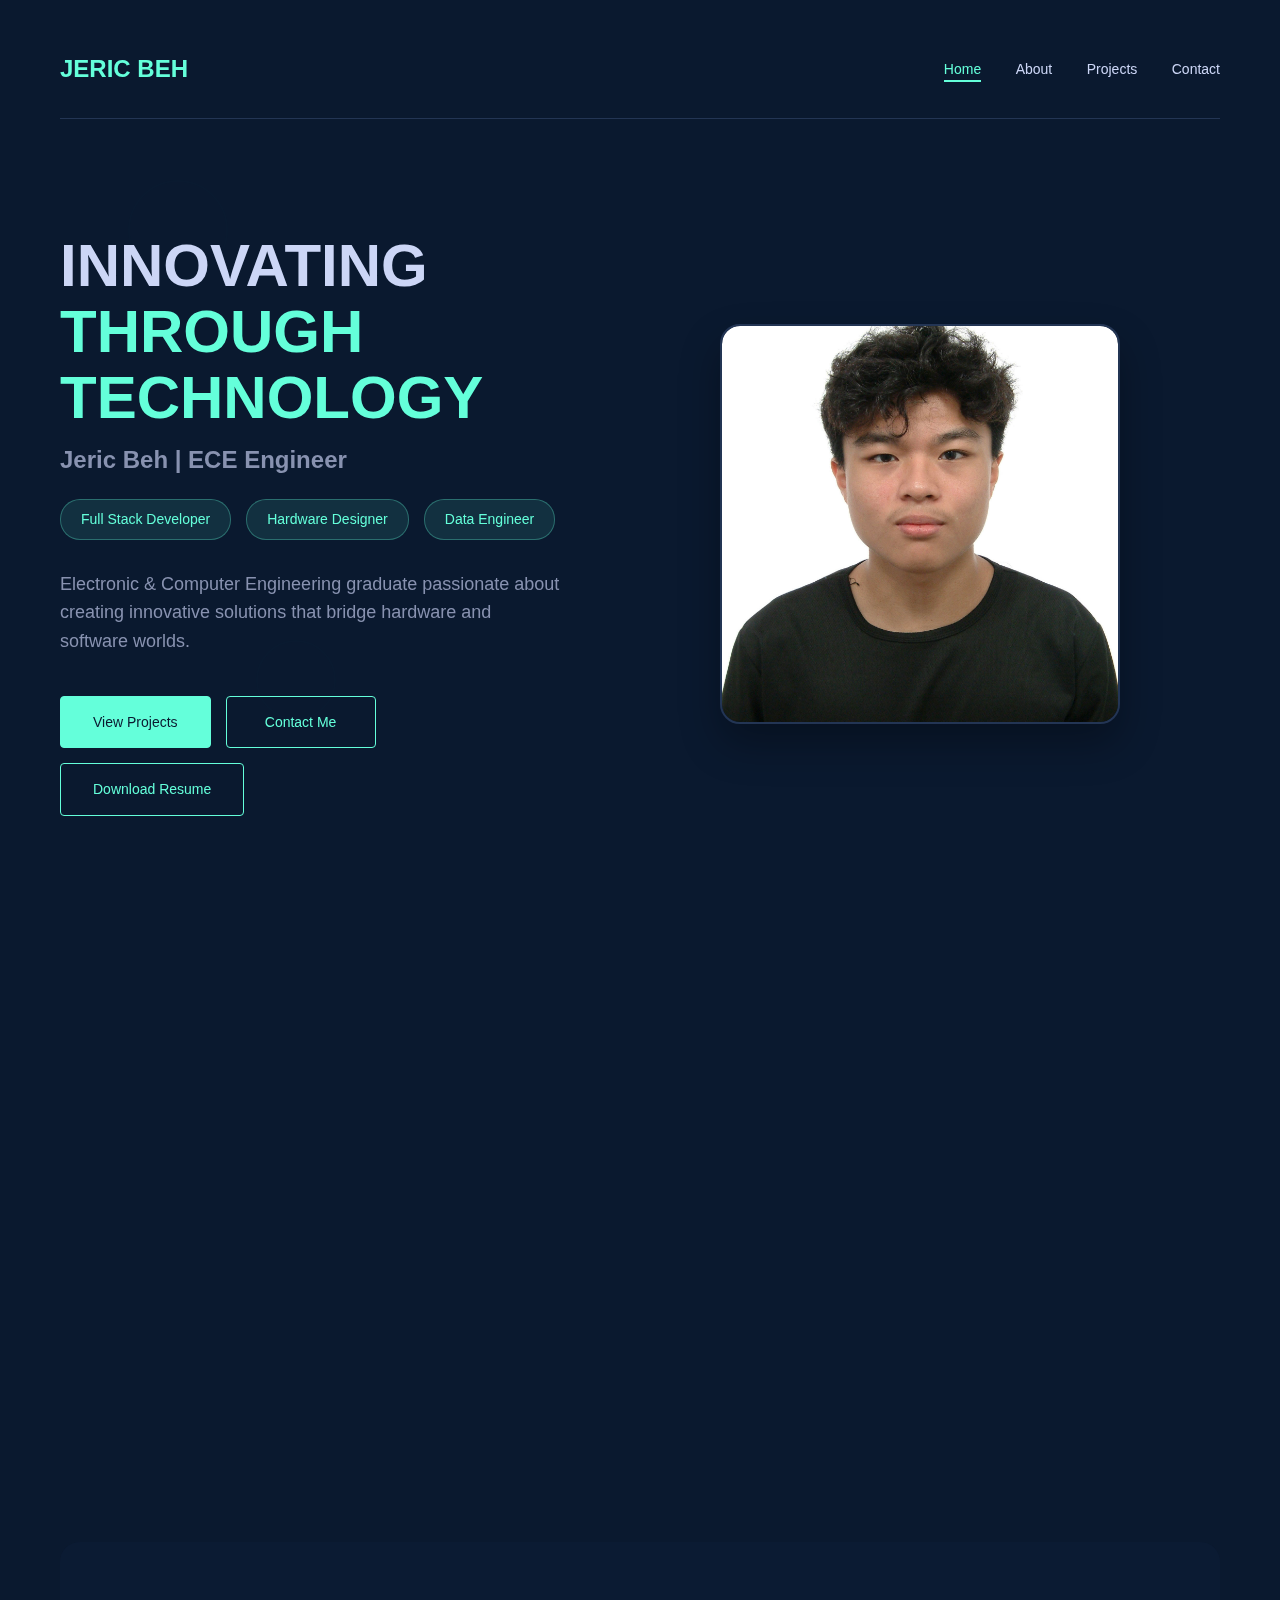
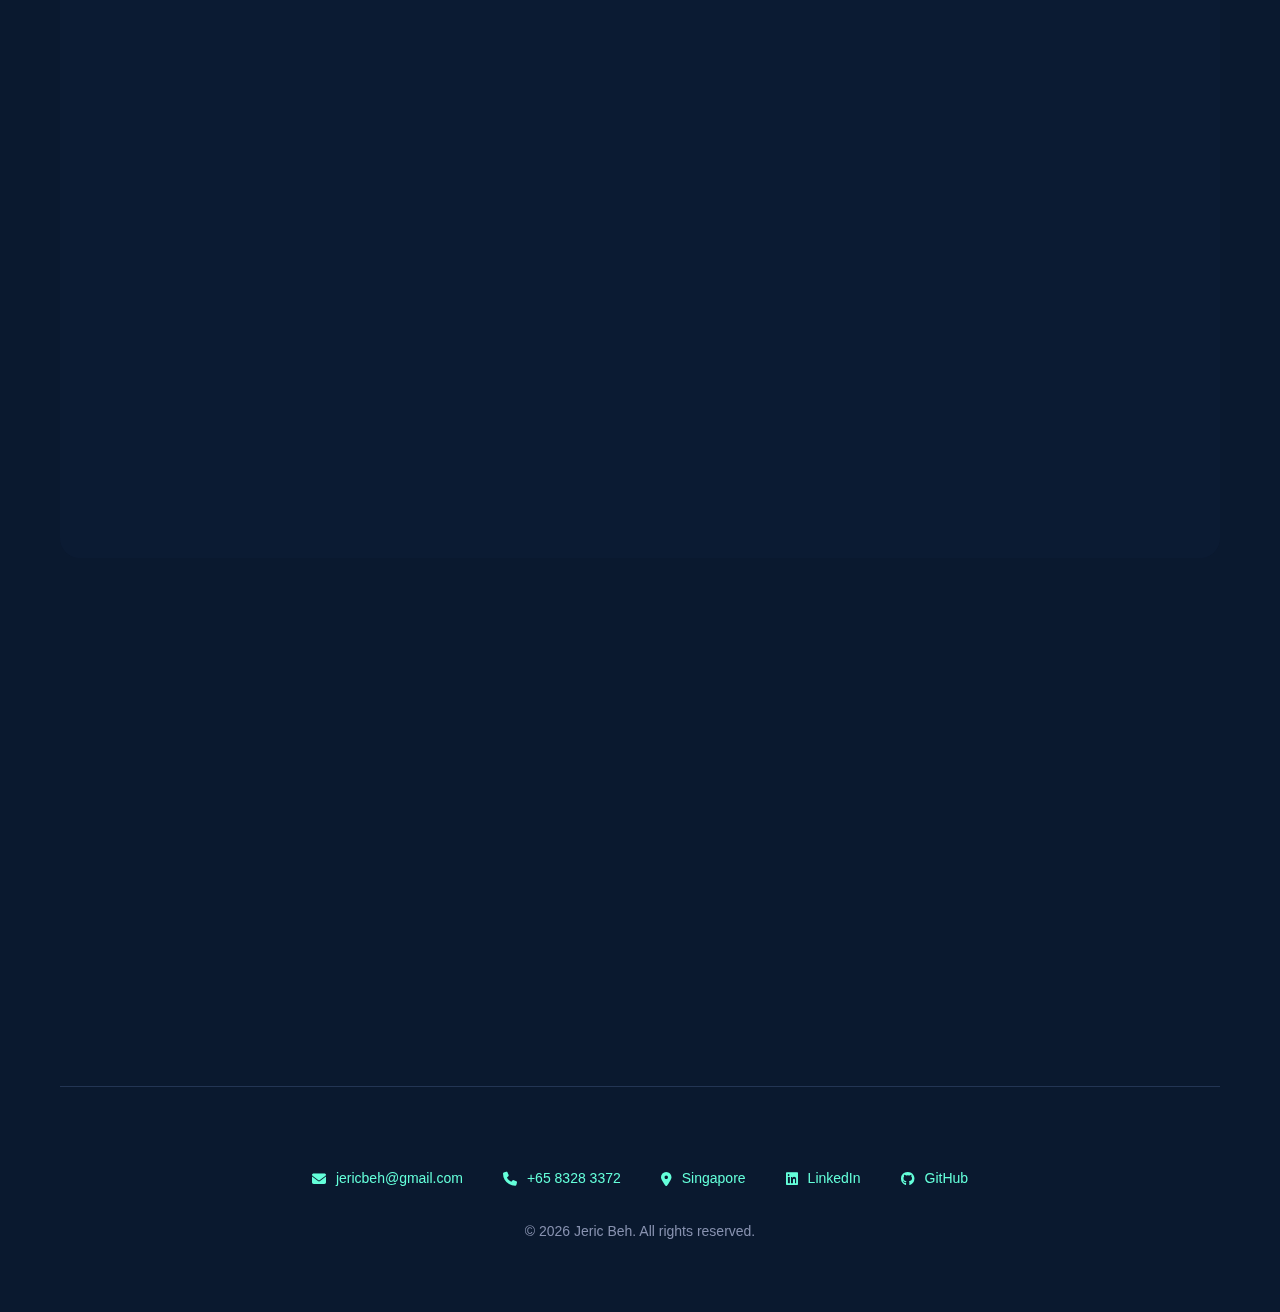
<file: index.html>
<!DOCTYPE html>
<html lang="en">
<head>
    <meta charset="UTF-8">
    <meta name="viewport" content="width=device-width, initial-scale=1.0">
    <title>Jeric Beh | Home</title>
    <link rel="stylesheet" href="style.css">
    <link rel="stylesheet" href="https://cdnjs.cloudflare.com/ajax/libs/font-awesome/6.4.0/css/all.min.css">
</head>
<body>
    <!-- Parallax Background -->
    <div class="parallax-bg">
        <div class="bg-circle" style="top: 20%; left: 10%;"></div>
        <div class="bg-circle" style="top: 60%; right: 15%; width: 150px; height: 150px;"></div>
        <div class="bg-circle" style="bottom: 20%; left: 20%; width: 80px; height: 80px;"></div>
    </div>

    <div class="container">
        <!-- Header -->
        <header>
            <a href="index.html" class="logo">JERIC BEH</a>
            <nav>
                <a href="index.html" class="active">Home</a>
                <a href="about.html">About</a>
                <a href="projects.html">Projects</a>
                <a href="contact.html">Contact</a>
            </nav>
        </header>

        <!-- Hero Section -->
        <section id="home" class="hero">
            <div class="hero-content hidden">
                <h1 class="hero-title">INNOVATING <span>THROUGH TECHNOLOGY</span></h1>
                <h2 class="hero-subtitle">Jeric Beh | ECE Engineer</h2>
                <div class="hero-tags">
                    <span class="tag">Full Stack Developer</span>
                    <span class="tag">Hardware Designer</span>
                    <span class="tag">Data Engineer</span>
                </div>
                <p class="hero-description">
                    Electronic & Computer Engineering graduate passionate about creating innovative solutions 
                    that bridge hardware and software worlds.
                </p>
                <div class="hero-buttons">
                    <a href="projects.html" class="btn btn-primary">View Projects</a>
                    <a href="contact.html" class="btn">Contact Me</a>
                    <a href="assets/243130G_Jeric Beh Wei Jun_CV.pdf" class="btn" download="Jeric_Beh_Resume.pdf">Download Resume</a>
                </div>
            </div>
            <div class="hero-image hidden">
                <!-- Add your picture here -->
                <div class="profile-picture-placeholder">
                    <img src="assets/images/unnamed.jpg" alt="Jeric Beh" class="profile-img">
                </div>
            </div>
        </section>

        <!-- Quick Services -->
        <section class="services hidden">
            <h2 class="section-title">Expertise</h2>
            <div class="services-grid">
                <div class="service-card">
                    <div class="service-icon">
                        <i class="fas fa-laptop-code"></i>
                    </div>
                    <h3>Web Development</h3>
                    <p>Creating responsive and scalable solutions with cutting-edge technologies.</p>
                </div>
                <div class="service-card">
                    <div class="service-icon">
                        <i class="fas fa-microchip"></i>
                    </div>
                    <h3>IoT Solutions</h3>
                    <p>Building smart environment monitoring and automation systems.</p>
                </div>
                <div class="service-card">
                    <div class="service-icon">
                        <i class="fas fa-chart-line"></i>
                    </div>
                    <h3>AI & Data Analysis</h3>
                    <p>Implementing smart solutions for data-driven problems.</p>
                </div>
            </div>
        </section>

        <!-- How I Work -->
        <section id="work" class="how-i-work">
            <h2 class="section-title hidden">How I Work</h2>
            <div class="work-steps">
                <div class="step hidden">
                    <div class="step-icon"><i class="fas fa-search"></i></div>
                    <h3>Research & Planning</h3>
                    <p>Understanding requirements and planning thorough solutions.</p>
                </div>
                <div class="step hidden">
                    <div class="step-icon"><i class="fas fa-code"></i></div>
                    <h3>Design & Development</h3>
                    <p>Creating efficient and scalable solutions with modern technologies.</p>
                </div>
                <div class="step hidden">
                    <div class="step-icon"><i class="fas fa-chart-line"></i></div>
                    <h3>Testing & Optimization</h3>
                    <p>Ensuring quality and performance through rigorous testing.</p>
                </div>
                <div class="step hidden">
                    <div class="step-icon"><i class="fas fa-rocket"></i></div>
                    <h3>Deployment & Support</h3>
                    <p>Delivering and maintaining reliable solutions.</p>
                </div>
            </div>
        </section>

        <!-- CTA Section -->
        <section class="cta hidden">
            <div class="cta-content">
                <h2>Let's Work Together</h2>
                <p>Looking for innovative solutions for your next project?</p>
                <a href="contact.html" class="btn btn-primary">Get In Touch</a>
            </div>
        </section>

        <!-- Footer -->
        <footer>
            <div class="contact-info">
                <a href="mailto:jericbeh@gmail.com"><i class="fas fa-envelope"></i> jericbeh@gmail.com</a>
                <a href="tel:+6583283372"><i class="fas fa-phone"></i> +65 8328 3372</a>
                <a href="#"><i class="fas fa-map-marker-alt"></i> Singapore</a>
                <a href="https://www.linkedin.com/in/jeric-beh-b85b71353/?originalSubdomain=sg" target="_blank"><i class="fab fa-linkedin"></i> LinkedIn</a>
                <a href="https://github.com/starrynight1262" target="_blank"><i class="fab fa-github"></i> GitHub</a>
            </div>
            <p>&copy; 2026 Jeric Beh. All rights reserved.</p>
        </footer>
    </div>

    <script>
        // Scroll Animation
        const observer = new IntersectionObserver((entries) => {
            entries.forEach(entry => {
                if (entry.isIntersecting) {
                    entry.target.classList.add('show');
                }
            });
        });

        document.querySelectorAll('.hidden').forEach((el) => observer.observe(el));

        // Parallax Effect
        window.addEventListener('scroll', () => {
            const parallax = document.querySelector('.parallax-bg');
            let scrollPosition = window.pageYOffset;
            parallax.style.transform = `translateY(${scrollPosition * 0.5}px)`;
        });
    </script>
</body>
</html>
</file>
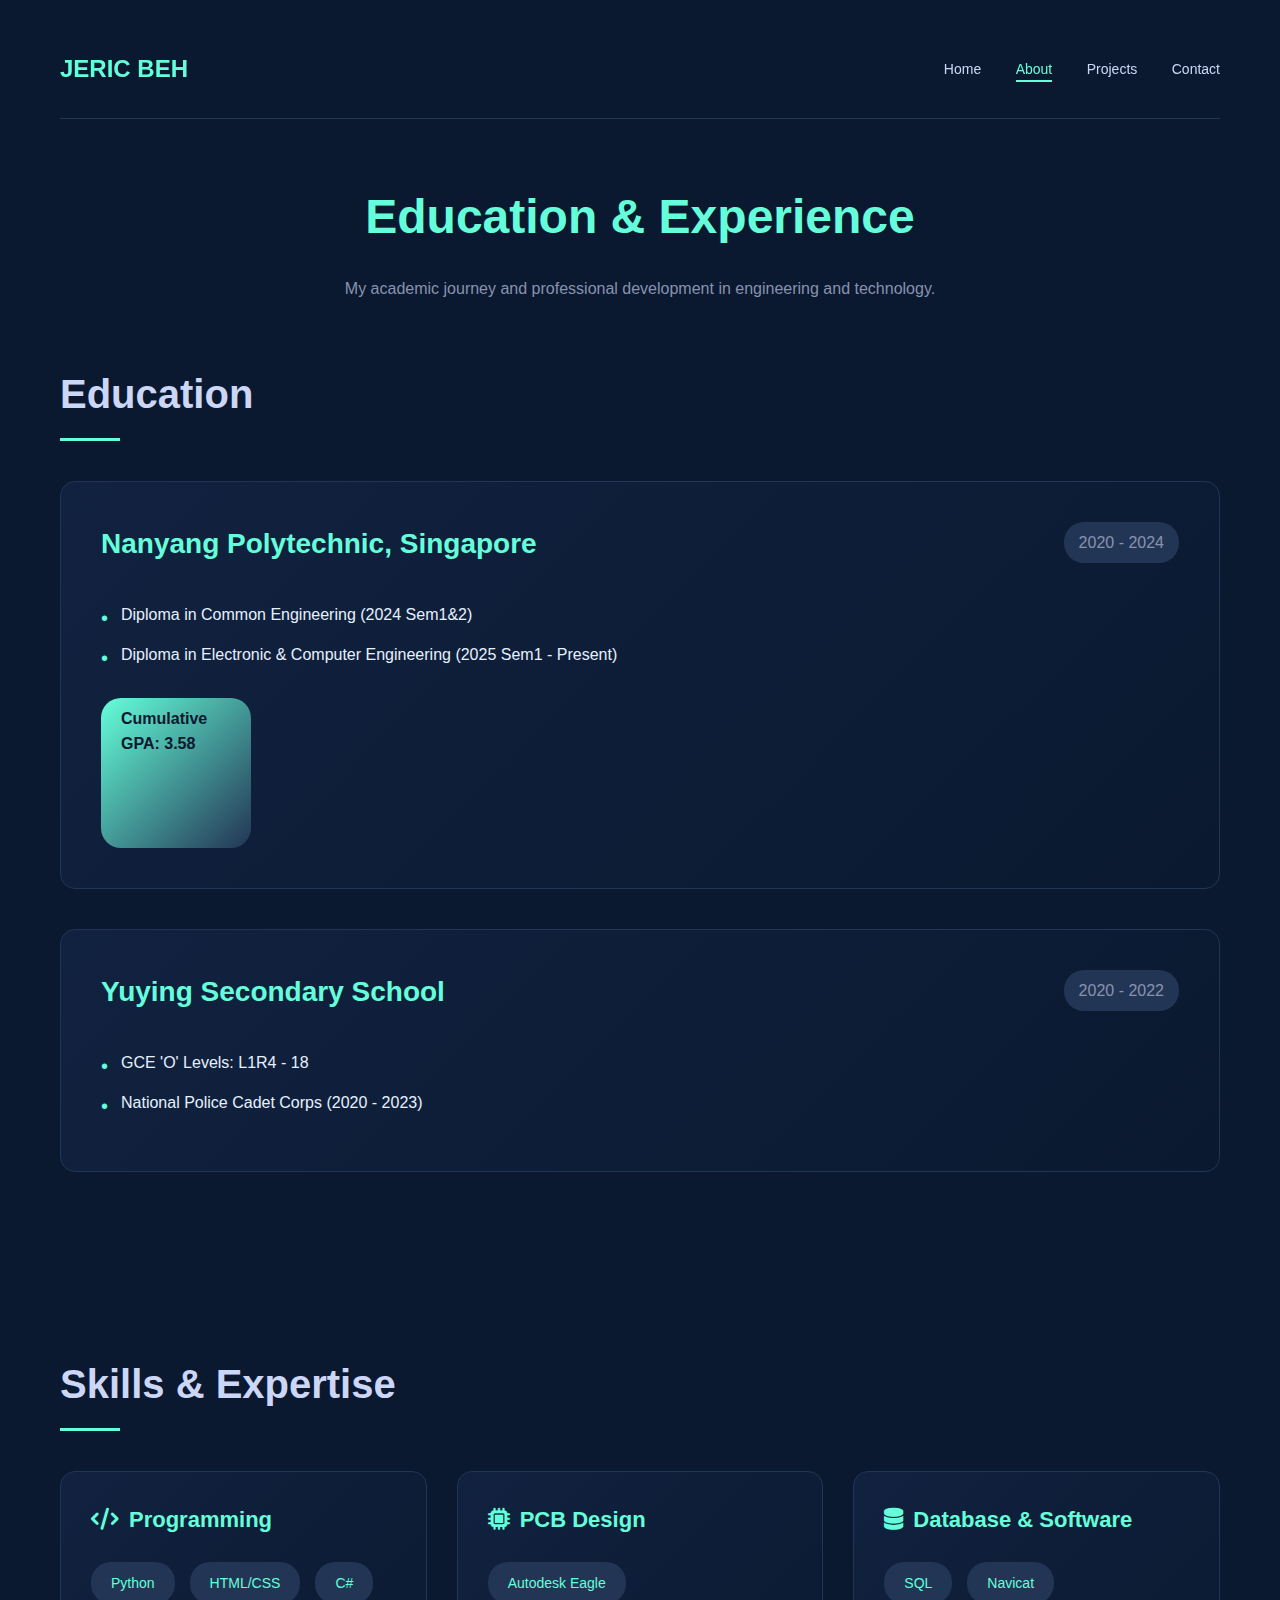
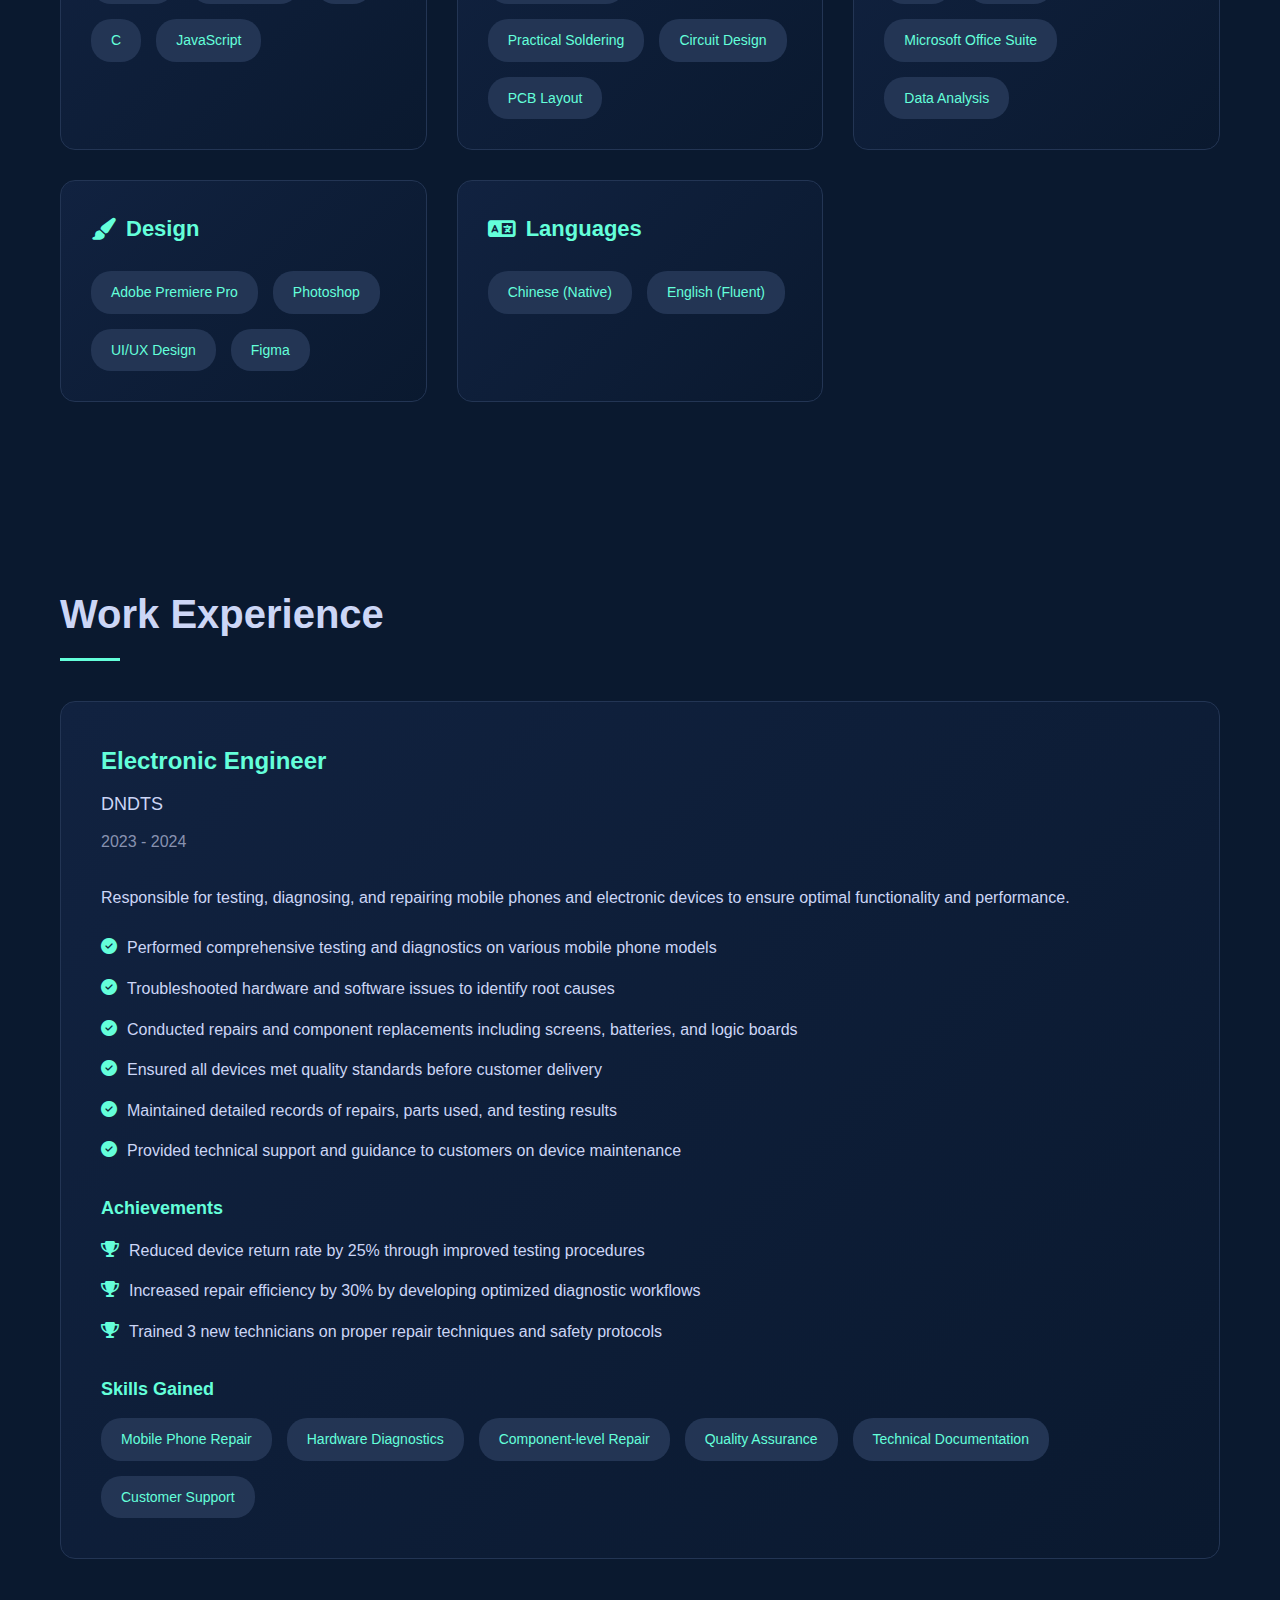
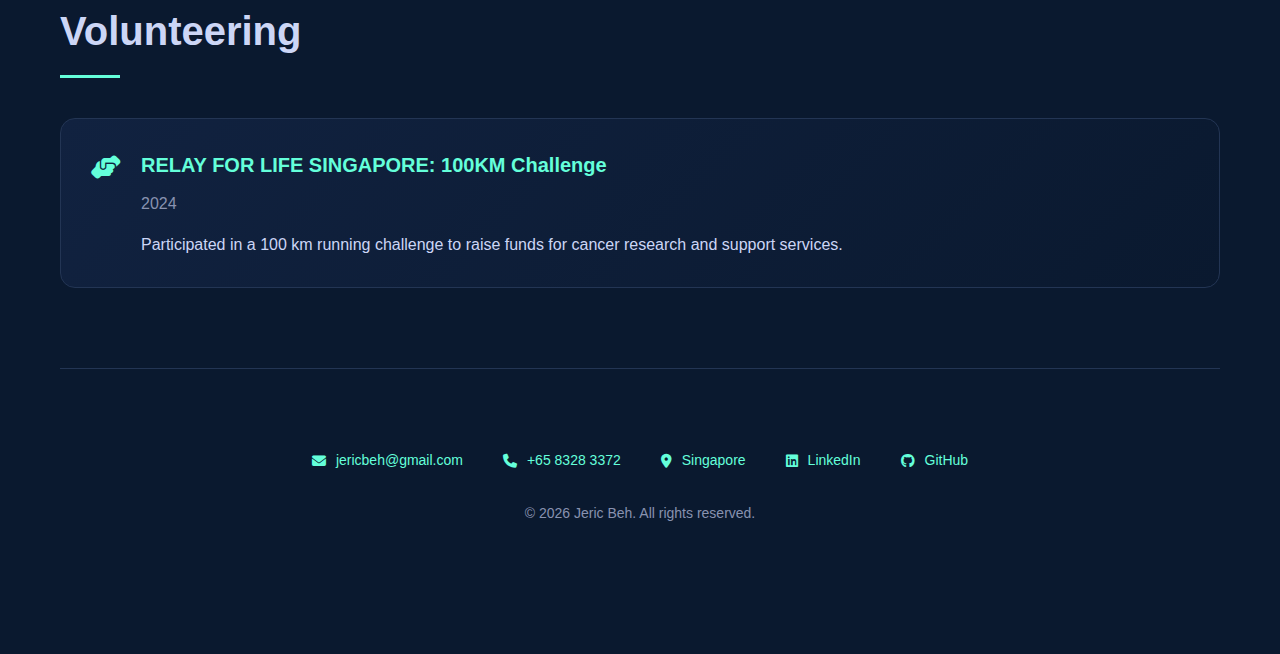
<file: about.html>
<!DOCTYPE html>
<html lang="en">
<head>
    <meta charset="UTF-8">
    <meta name="viewport" content="width=device-width, initial-scale=1.0">
    <title>Jeric Beh | About</title>
    <link rel="stylesheet" href="style.css">
    <link rel="stylesheet" href="https://cdnjs.cloudflare.com/ajax/libs/font-awesome/6.4.0/css/all.min.css">
    <style>
        /* About Page Specific Styles */
        .about-section {
            padding: 60px 0;
        }
        
        .section-header {
            text-align: center;
            margin-bottom: 60px;
        }
        
        .section-header h1 {
            font-size: 48px;
            color: #64ffda;
            margin-bottom: 20px;
        }
        
        /* Education Section */
        .education-section {
            margin-bottom: 80px;
        }
        
        .education-card {
            background: linear-gradient(135deg, #112240, #0a192f);
            border-radius: 15px;
            padding: 40px;
            border: 1px solid #233554;
            margin-bottom: 40px;
            transition: all 0.3s;
        }
        
        .education-card:hover {
            border-color: #64ffda;
            transform: translateY(-5px);
        }
        
        .education-header {
            display: flex;
            justify-content: space-between;
            align-items: flex-start;
            margin-bottom: 25px;
        }
        
        .education-title h2 {
            color: #64ffda;
            font-size: 28px;
            margin-bottom: 10px;
        }
        
        .education-period {
            color: #8892b0;
            font-size: 16px;
            background: #233554;
            padding: 8px 15px;
            border-radius: 20px;
        }
        
        .education-details {
            margin-top: 20px;
        }
        
        .diploma-item {
            margin-bottom: 15px;
            padding-left: 20px;
            position: relative;
        }
        
        .diploma-item::before {
            content: "•";
            color: #64ffda;
            position: absolute;
            left: 0;
            font-size: 20px;
        }
        
        .gpa-badge {
            display: inline-block;
            background: linear-gradient(135deg, #64ffda, #233554);
            color: #0a192f;
            padding: 8px 20px;
            border-radius: 20px;
            font-weight: 600;
            margin-top: 15px;
        }
        
        /* Skills Section */
        .skills-section {
            margin-bottom: 80px;
        }
        
        .skills-grid {
            display: grid;
            grid-template-columns: repeat(auto-fit, minmax(300px, 1fr));
            gap: 30px;
            margin-top: 40px;
        }
        
        .skill-category {
            background: linear-gradient(135deg, #112240, #0a192f);
            border-radius: 15px;
            padding: 30px;
            border: 1px solid #233554;
        }
        
        .skill-category h3 {
            color: #64ffda;
            font-size: 22px;
            margin-bottom: 25px;
            display: flex;
            align-items: center;
            gap: 10px;
        }
        
        .skill-items {
            display: flex;
            flex-wrap: wrap;
            gap: 15px;
        }
        
        .skill-tag {
            background: #233554;
            color: #64ffda;
            padding: 10px 20px;
            border-radius: 20px;
            font-size: 14px;
            transition: all 0.3s;
        }
        
        .skill-tag:hover {
            background: #64ffda;
            color: #0a192f;
            transform: translateY(-3px);
        }
        
        /* Work Experience */
        .work-section {
            margin-bottom: 80px;
        }
        
        .work-card {
            background: linear-gradient(135deg, #112240, #0a192f);
            border-radius: 15px;
            padding: 40px;
            border: 1px solid #233554;
            margin-bottom: 40px;
        }
        
        .work-header {
            margin-bottom: 30px;
        }
        
        .work-title h3 {
            color: #64ffda;
            font-size: 24px;
            margin-bottom: 10px;
        }
        
        .work-company {
            color: #ccd6f6;
            font-size: 18px;
            margin-bottom: 10px;
        }
        
        .work-period {
            color: #8892b0;
            font-size: 16px;
        }
        
        .work-description {
            color: #ccd6f6;
            line-height: 1.6;
            margin-bottom: 25px;
        }
        
        .responsibilities {
            margin-bottom: 30px;
        }
        
        .responsibility-item {
            display: flex;
            align-items: flex-start;
            margin-bottom: 15px;
            color: #ccd6f6;
        }
        
        .responsibility-item i {
            color: #64ffda;
            margin-right: 10px;
            margin-top: 3px;
        }
        
        .achievements-section, .skills-gained-section {
            margin-top: 30px;
        }
        
        .section-subtitle {
            color: #64ffda;
            font-size: 18px;
            margin-bottom: 15px;
        }
        
        /* Volunteering */
        .volunteering-section {
            margin-bottom: 80px;
        }
        
        .volunteer-card {
            background: linear-gradient(135deg, #112240, #0a192f);
            border-radius: 15px;
            padding: 30px;
            border: 1px solid #233554;
            display: flex;
            align-items: flex-start;
            gap: 20px;
        }
        
        .volunteer-icon {
            color: #64ffda;
            font-size: 24px;
        }
        
        .volunteer-content h3 {
            color: #64ffda;
            font-size: 20px;
            margin-bottom: 10px;
        }
        
        .volunteer-year {
            color: #8892b0;
            margin-bottom: 15px;
        }
        
        .volunteer-description {
            color: #ccd6f6;
        }
        
        /* Responsive */
        @media (max-width: 768px) {
            .education-header {
                flex-direction: column;
                gap: 15px;
            }
            
            .skills-grid {
                grid-template-columns: 1fr;
            }
            
            .volunteer-card {
                flex-direction: column;
                text-align: center;
            }
            
            .section-header h1 {
                font-size: 36px;
            }
        }
    </style>
</head>
<body>
    <div class="container">
        <header>
            <a href="index.html" class="logo">JERIC BEH</a>
            <nav>
                <a href="index.html">Home</a>
                <a href="about.html" class="active">About</a>
                <a href="projects.html">Projects</a>
                <a href="contact.html">Contact</a>
            </nav>
        </header>

        <section class="about-section">
            <div class="section-header">
                <h1>Education & Experience</h1>
                <p style="color: #8892b0; max-width: 800px; margin: 0 auto;">My academic journey and professional development in engineering and technology.</p>
            </div>

            <!-- Education Section -->
            <section class="education-section">
                <h2 class="section-title">Education</h2>
                
                <div class="education-card">
                    <div class="education-header">
                        <div class="education-title">
                            <h2>Nanyang Polytechnic, Singapore</h2>
                        </div>
                        <div class="education-period">2020 - 2024</div>
                    </div>
                    
                    <div class="education-details">
                        <div class="diploma-item">Diploma in Common Engineering (2024 Sem1&2)</div>
                        <div class="diploma-item">Diploma in Electronic & Computer Engineering (2025 Sem1 - Present)</div>
                        
                        <div class="gpa-badge">Cumulative GPA: 3.58</div>
                    </div>
                </div>
                
                <div class="education-card">
                    <div class="education-header">
                        <div class="education-title">
                            <h2>Yuying Secondary School</h2>
                        </div>
                        <div class="education-period">2020 - 2022</div>
                    </div>
                    
                    <div class="education-details">
                        <div class="diploma-item">GCE 'O' Levels: L1R4 - 18</div>
                        <div class="diploma-item">National Police Cadet Corps (2020 - 2023)</div>
                    </div>
                </div>
            </section>

            <!-- Skills Section -->
            <section class="skills-section">
                <h2 class="section-title">Skills & Expertise</h2>
                
                <div class="skills-grid">
                    <div class="skill-category">
                        <h3><i class="fas fa-code"></i> Programming</h3>
                        <div class="skill-items">
                            <span class="skill-tag">Python</span>
                            <span class="skill-tag">HTML/CSS</span>
                            <span class="skill-tag">C#</span>
                            <span class="skill-tag">C</span>
                            <span class="skill-tag">JavaScript</span>
                        </div>
                    </div>
                    
                    <div class="skill-category">
                        <h3><i class="fas fa-microchip"></i> PCB Design</h3>
                        <div class="skill-items">
                            <span class="skill-tag">Autodesk Eagle</span>
                            <span class="skill-tag">Practical Soldering</span>
                            <span class="skill-tag">Circuit Design</span>
                            <span class="skill-tag">PCB Layout</span>
                        </div>
                    </div>
                    
                    <div class="skill-category">
                        <h3><i class="fas fa-database"></i> Database & Software</h3>
                        <div class="skill-items">
                            <span class="skill-tag">SQL</span>
                            <span class="skill-tag">Navicat</span>
                            <span class="skill-tag">Microsoft Office Suite</span>
                            <span class="skill-tag">Data Analysis</span>
                        </div>
                    </div>
                    
                    <div class="skill-category">
                        <h3><i class="fas fa-paint-brush"></i> Design</h3>
                        <div class="skill-items">
                            <span class="skill-tag">Adobe Premiere Pro</span>
                            <span class="skill-tag">Photoshop</span>
                            <span class="skill-tag">UI/UX Design</span>
                            <span class="skill-tag">Figma</span>
                        </div>
                    </div>
                    
                    <div class="skill-category">
                        <h3><i class="fas fa-language"></i> Languages</h3>
                        <div class="skill-items">
                            <span class="skill-tag">Chinese (Native)</span>
                            <span class="skill-tag">English (Fluent)</span>
                        </div>
                    </div>
                </div>
            </section>

            <!-- Work Experience -->
            <section class="work-section">
                <h2 class="section-title">Work Experience</h2>
                
                <!-- DNDTS Job -->
                <div class="work-card">
                    <div class="work-header">
                        <div class="work-title">
                            <h3>Electronic Engineer</h3>
                        </div>
                        <div class="work-company">DNDTS</div>
                        <div class="work-period">2023 - 2024</div>
                    </div>
                    
                    <p class="work-description">
                        Responsible for testing, diagnosing, and repairing mobile phones and electronic devices to ensure optimal functionality and performance.
                    </p>
                    
                    <div class="responsibilities">
                        <div class="responsibility-item">
                            <i class="fas fa-check-circle"></i>
                            <span>Performed comprehensive testing and diagnostics on various mobile phone models</span>
                        </div>
                        <div class="responsibility-item">
                            <i class="fas fa-check-circle"></i>
                            <span>Troubleshooted hardware and software issues to identify root causes</span>
                        </div>
                        <div class="responsibility-item">
                            <i class="fas fa-check-circle"></i>
                            <span>Conducted repairs and component replacements including screens, batteries, and logic boards</span>
                        </div>
                        <div class="responsibility-item">
                            <i class="fas fa-check-circle"></i>
                            <span>Ensured all devices met quality standards before customer delivery</span>
                        </div>
                        <div class="responsibility-item">
                            <i class="fas fa-check-circle"></i>
                            <span>Maintained detailed records of repairs, parts used, and testing results</span>
                        </div>
                        <div class="responsibility-item">
                            <i class="fas fa-check-circle"></i>
                            <span>Provided technical support and guidance to customers on device maintenance</span>
                        </div>
                    </div>
                    
                    <div class="achievements-section">
                        <h4 class="section-subtitle">Achievements</h4>
                        <div class="responsibility-item">
                            <i class="fas fa-trophy"></i>
                            <span>Reduced device return rate by 25% through improved testing procedures</span>
                        </div>
                        <div class="responsibility-item">
                            <i class="fas fa-trophy"></i>
                            <span>Increased repair efficiency by 30% by developing optimized diagnostic workflows</span>
                        </div>
                        <div class="responsibility-item">
                            <i class="fas fa-trophy"></i>
                            <span>Trained 3 new technicians on proper repair techniques and safety protocols</span>
                        </div>
                    </div>
                    
                    <div class="skills-gained-section">
                        <h4 class="section-subtitle">Skills Gained</h4>
                        <div class="skill-items">
                            <span class="skill-tag">Mobile Phone Repair</span>
                            <span class="skill-tag">Hardware Diagnostics</span>
                            <span class="skill-tag">Component-level Repair</span>
                            <span class="skill-tag">Quality Assurance</span>
                            <span class="skill-tag">Technical Documentation</span>
                            <span class="skill-tag">Customer Support</span>
                        </div>
                    </div>
                </div>

            <!-- Volunteering -->
            <section class="volunteering-section">
                <h2 class="section-title">Volunteering</h2>
                
                <div class="volunteer-card">
                    <div class="volunteer-icon">
                        <i class="fas fa-hands-helping"></i>
                    </div>
                    <div class="volunteer-content">
                        <h3>RELAY FOR LIFE SINGAPORE: 100KM Challenge</h3>
                        <div class="volunteer-year">2024</div>
                        <p class="volunteer-description">Participated in a 100 km running challenge to raise funds for cancer research and support services.</p>
                    </div>
                </div>
            </section>
        </section>

        <footer>
            <div class="contact-info">
                <a href="mailto:jericbeh@gmail.com"><i class="fas fa-envelope"></i> jericbeh@gmail.com</a>
                <a href="tel:+6583283372"><i class="fas fa-phone"></i> +65 8328 3372</a>
                <a href="#"><i class="fas fa-map-marker-alt"></i> Singapore</a>
                <a href="https://www.linkedin.com/in/jeric-beh-b85b71353/?originalSubdomain=sg" target="_blank"><i class="fab fa-linkedin"></i> LinkedIn</a>
                <a href="https://github.com/starrynight1262" target="_blank"><i class="fab fa-github"></i> GitHub</a>
            </div>
            <p>&copy; 2026 Jeric Beh. All rights reserved.</p>
        </footer>
    </div>

    <script>
        // Scroll Animation
        const observer = new IntersectionObserver((entries) => {
            entries.forEach(entry => {
                if (entry.isIntersecting) {
                    entry.target.classList.add('show');
                }
            });
        });

        document.querySelectorAll('.education-card, .skill-category, .work-card, .volunteer-card').forEach((el) => observer.observe(el));
    </script>
</body>
</html>
</file>
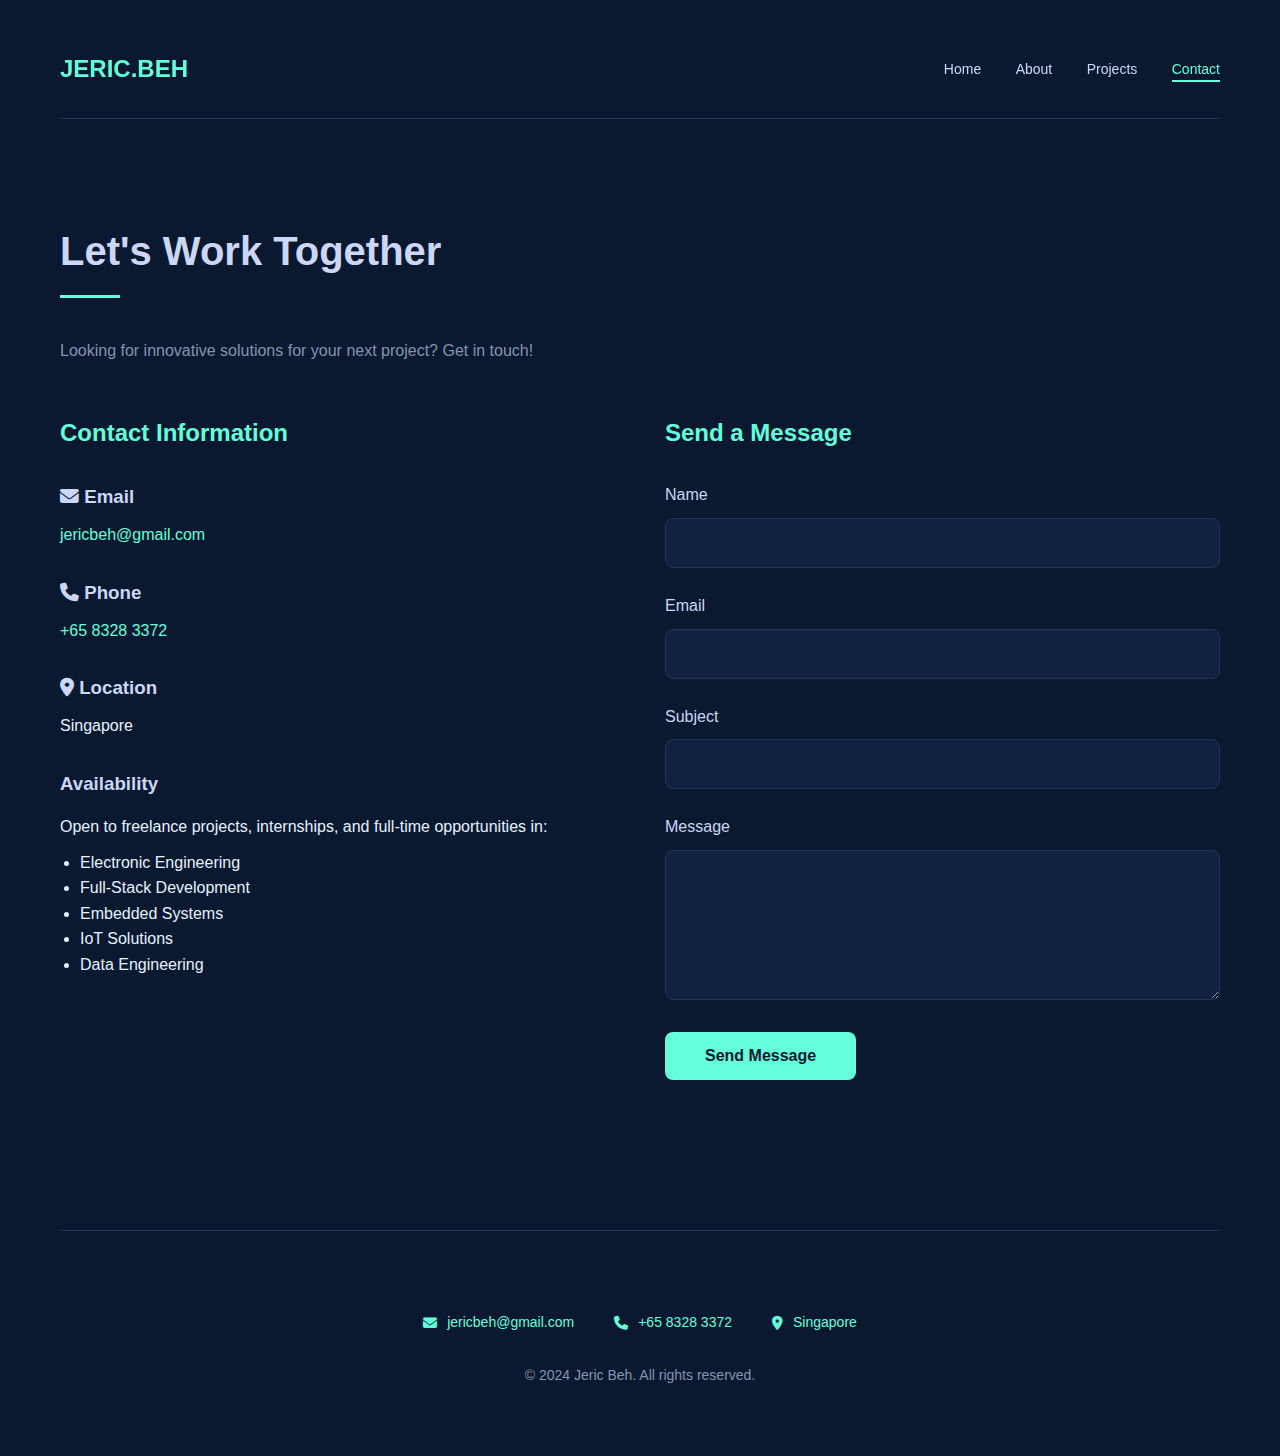
<file: contact.html>
<!DOCTYPE html>
<html lang="en">
<head>
    <meta charset="UTF-8">
    <meta name="viewport" content="width=device-width, initial-scale=1.0">
    <title>Jeric Beh | Contact</title>
    <link rel="stylesheet" href="style.css">
    <link rel="stylesheet" href="https://cdnjs.cloudflare.com/ajax/libs/font-awesome/6.4.0/css/all.min.css">
</head>
<body>
    <div class="container">
        <header>
            <a href="index.html" class="logo">JERIC.BEH</a>
            <nav>
                <a href="index.html">Home</a>
                <a href="about.html">About</a>
                <a href="projects.html">Projects</a>
                <a href="contact.html" class="active">Contact</a>
            </nav>
        </header>

        <section class="contact-section">
            <h1 class="section-title">Let's Work Together</h1>
            <p style="margin-bottom: 40px; color: #8892b0;">Looking for innovative solutions for your next project? Get in touch!</p>
            
            <div class="contact-container">
                <div class="contact-info-side">
                    <h2 style="color: #64ffda; margin-bottom: 30px;">Contact Information</h2>
                    
                    <div style="margin-bottom: 30px;">
                        <h3 style="color: #ccd6f6; margin-bottom: 10px;"><i class="fas fa-envelope"></i> Email</h3>
                        <a href="mailto:jericbeh@gmail.com" style="color: #64ffda; text-decoration: none;">jericbeh@gmail.com</a>
                    </div>
                    
                    <div style="margin-bottom: 30px;">
                        <h3 style="color: #ccd6f6; margin-bottom: 10px;"><i class="fas fa-phone"></i> Phone</h3>
                        <a href="tel:+6583283372" style="color: #64ffda; text-decoration: none;">+65 8328 3372</a>
                    </div>
                    
                    <div style="margin-bottom: 30px;">
                        <h3 style="color: #ccd6f6; margin-bottom: 10px;"><i class="fas fa-map-marker-alt"></i> Location</h3>
                        <p>Singapore</p>
                    </div>
                    
                    <div>
                        <h3 style="color: #ccd6f6; margin-bottom: 15px;">Availability</h3>
                        <p>Open to freelance projects, internships, and full-time opportunities in:</p>
                        <ul style="margin-top: 10px; padding-left: 20px;">
                            <li>Electronic Engineering</li>
                            <li>Full-Stack Development</li>
                            <li>Embedded Systems</li>
                            <li>IoT Solutions</li>
                            <li>Data Engineering</li>
                        </ul>
                    </div>
                </div>
                
                <div class="contact-form">
                    <h2 style="color: #64ffda; margin-bottom: 30px;">Send a Message</h2>
                    <form id="contactForm">
                        <div class="form-group">
                            <label for="name">Name</label>
                            <input type="text" id="name" required>
                        </div>
                        
                        <div class="form-group">
                            <label for="email">Email</label>
                            <input type="email" id="email" required>
                        </div>
                        
                        <div class="form-group">
                            <label for="subject">Subject</label>
                            <input type="text" id="subject" required>
                        </div>
                        
                        <div class="form-group">
                            <label for="message">Message</label>
                            <textarea id="message" required></textarea>
                        </div>
                        
                        <button type="submit" class="submit-btn">Send Message</button>
                    </form>
                </div>
            </div>
        </section>

        <footer>
            <div class="contact-info">
                <a href="mailto:jericbeh@gmail.com"><i class="fas fa-envelope"></i> jericbeh@gmail.com</a>
                <a href="tel:+6583283372"><i class="fas fa-phone"></i> +65 8328 3372</a>
                <a href="#"><i class="fas fa-map-marker-alt"></i> Singapore</a>
            </div>
            <p>&copy; 2024 Jeric Beh. All rights reserved.</p>
        </footer>
    </div>
    
    <script>
        document.getElementById('contactForm').addEventListener('submit', function(e) {
            e.preventDefault();
            alert('Thank you for your message! I will get back to you soon.');
            this.reset();
        });
    </script>
</body>
</html>
</file>
<file: style.css>
/* Reset & Base */
* {
    margin: 0;
    padding: 0;
    box-sizing: border-box;
    font-family: 'Segoe UI', Tahoma, Geneva, Verdana, sans-serif;
}

html {
    scroll-behavior: smooth;
}

body {
    background-color: #0a192f;
    color: #e6f1ff;
    line-height: 1.6;
    min-height: 100vh;
    overflow-x: hidden;
}

.container {
    max-width: 1200px;
    margin: 0 auto;
    padding: 20px;
    min-height: 100vh;
}

/* Scroll Animation Classes */
.hidden {
    opacity: 0;
    transform: translateY(50px);
    transition: all 1s ease;
}

.show {
    opacity: 1;
    transform: translateY(0);
}

/* Header & Navigation */
header {
    display: flex;
    justify-content: space-between;
    align-items: center;
    padding: 30px 0;
    border-bottom: 1px solid #233554;
    position: sticky;
    top: 0;
    background-color: #0a192f;
    z-index: 1000;
    backdrop-filter: blur(10px);
}

.logo {
    font-size: 24px;
    font-weight: 700;
    color: #64ffda;
    text-decoration: none;
    transition: transform 0.3s;
}

.logo:hover {
    transform: scale(1.05);
}

nav a {
    color: #ccd6f6;
    text-decoration: none;
    margin-left: 30px;
    font-size: 14px;
    font-weight: 500;
    transition: all 0.3s;
    position: relative;
}

nav a::after {
    content: '';
    position: absolute;
    width: 0;
    height: 2px;
    bottom: -5px;
    left: 0;
    background-color: #64ffda;
    transition: width 0.3s;
}

nav a:hover {
    color: #64ffda;
}

nav a:hover::after {
    width: 100%;
}

.active {
    color: #64ffda;
}

.active::after {
    width: 100%;
}

/* Hero Section */
.hero {
    display: flex;
    justify-content: space-between;
    align-items: center;
    padding: 100px 0;
    gap: 40px;
    min-height: 90vh;
}

.hero-content {
    flex: 1;
}

.hero-title {
    font-size: 60px;
    font-weight: 700;
    color: #ccd6f6;
    margin-bottom: 10px;
    line-height: 1.1;
}

.hero-title span {
    color: #64ffda;
    display: block;
}

.hero-subtitle {
    font-size: 24px;
    color: #8892b0;
    margin-bottom: 20px;
}

.hero-description {
    color: #8892b0;
    max-width: 600px;
    margin-bottom: 30px;
    font-size: 18px;
}

.hero-buttons {
    margin-top: 40px;
}

.btn {
    display: inline-block;
    background-color: transparent;
    color: #64ffda;
    padding: 14px 32px;
    border: 1px solid #64ffda;
    border-radius: 4px;
    text-decoration: none;
    font-size: 14px;
    font-weight: 500;
    transition: all 0.3s;
    margin-right: 15px;
    position: relative;
    overflow: hidden;
}

.btn::before {
    content: '';
    position: absolute;
    top: 0;
    left: -100%;
    width: 100%;
    height: 100%;
    background: linear-gradient(90deg, transparent, rgba(100, 255, 218, 0.1), transparent);
    transition: left 0.5s;
}

.btn:hover::before {
    left: 100%;
}

.btn:hover {
    background-color: rgba(100, 255, 218, 0.1);
    transform: translateY(-3px);
    box-shadow: 0 10px 20px rgba(100, 255, 218, 0.1);
}

.btn-primary {
    background-color: #64ffda;
    color: #0a192f;
}

.btn-primary:hover {
    background-color: #52d7b4;
    transform: translateY(-3px);
    box-shadow: 0 10px 20px rgba(100, 255, 218, 0.2);
}

.hero-image {
    flex: 1;
    display: flex;
    justify-content: center;
    align-items: center;
}

.hero-image-placeholder {
    width: 350px;
    height: 350px;
    background: linear-gradient(135deg, #112240, #64ffda);
    border-radius: 50%;
    display: flex;
    align-items: center;
    justify-content: center;
    color: white;
    font-size: 20px;
    animation: float 3s ease-in-out infinite;
}

@keyframes float {
    0%, 100% { transform: translateY(0); }
    50% { transform: translateY(-20px); }
}

/* How I Work Section */
.section-title {
    font-size: 40px;
    color: #ccd6f6;
    margin-bottom: 40px;
    position: relative;
    padding-bottom: 15px;
}

.section-title::after {
    content: '';
    position: absolute;
    bottom: 0;
    left: 0;
    width: 60px;
    height: 3px;
    background-color: #64ffda;
}

.how-i-work {
    padding: 100px 0;
}

.work-steps {
    display: grid;
    grid-template-columns: repeat(auto-fit, minmax(250px, 1fr));
    gap: 30px;
    margin: 60px 0;
}

.step {
    background-color: #112240;
    padding: 40px 30px;
    border-radius: 10px;
    transition: all 0.5s;
    border: 1px solid transparent;
}

.step:hover {
    transform: translateY(-10px);
    border-color: #64ffda;
    box-shadow: 0 10px 30px rgba(100, 255, 218, 0.1);
}

.step-icon {
    font-size: 50px;
    color: #64ffda;
    margin-bottom: 25px;
}

.step h3 {
    color: #ccd6f6;
    margin-bottom: 15px;
    font-size: 22px;
}

.step p {
    color: #8892b0;
}

/* Education Section */
.education {
    padding: 100px 0;
    background-color: rgba(17, 34, 64, 0.3);
    border-radius: 20px;
    margin: 50px 0;
    padding: 60px;
}

.education-content {
    display: flex;
    align-items: center;
    gap: 50px;
}

.education-text {
    flex: 2;
}

.education-badge {
    flex: 1;
    text-align: center;
}

.gpa-badge {
    background: linear-gradient(135deg, #64ffda, #0a192f);
    width: 150px;
    height: 150px;
    border-radius: 50%;
    display: flex;
    flex-direction: column;
    justify-content: center;
    align-items: center;
    margin: 0 auto;
    animation: pulse 2s infinite;
}

@keyframes pulse {
    0% { transform: scale(1); }
    50% { transform: scale(1.05); }
    100% { transform: scale(1); }
}

/* Skills Section */
.skills-section {
    padding: 100px 0;
}

.skills-grid {
    display: grid;
    grid-template-columns: repeat(auto-fit, minmax(300px, 1fr));
    gap: 30px;
}

.skill-category {
    background-color: #112240;
    padding: 30px;
    border-radius: 10px;
}

.skill-list {
    margin-top: 20px;
}

.skill-item {
    margin-bottom: 15px;
}

.skill-name {
    display: flex;
    justify-content: space-between;
    margin-bottom: 5px;
}

.skill-bar {
    height: 8px;
    background-color: #233554;
    border-radius: 4px;
    overflow: hidden;
}

.skill-progress {
    height: 100%;
    background-color: #64ffda;
    border-radius: 4px;
    width: 0;
    transition: width 1.5s ease;
}

/* Footer */
footer {
    text-align: center;
    padding: 50px 0;
    border-top: 1px solid #233554;
    color: #8892b0;
    font-size: 14px;
}

.contact-info {
    display: flex;
    justify-content: center;
    gap: 40px;
    margin: 30px 0;
}

.contact-info a {
    color: #64ffda;
    text-decoration: none;
    display: flex;
    align-items: center;
    gap: 10px;
    transition: transform 0.3s;
}

.contact-info a:hover {
    transform: translateY(-3px);
}

/* About Page */
.about-hero {
    padding: 100px 0;
}

.about-content {
    display: flex;
    gap: 50px;
    align-items: center;
    margin: 50px 0;
    min-height: 70vh;
}

.about-text {
    flex: 1;
}

.about-text h2 {
    color: #64ffda;
    margin-bottom: 20px;
    font-size: 32px;
}

.about-image {
    flex: 1;
    background: linear-gradient(135deg, #112240, #0a192f);
    height: 400px;
    border-radius: 10px;
    display: flex;
    align-items: center;
    justify-content: center;
    color: #64ffda;
    font-size: 20px;
    border: 2px solid #233554;
}

.timeline {
    margin: 100px 0;
}

.timeline-item {
    margin-bottom: 40px;
    padding-left: 30px;
    border-left: 2px solid #64ffda;
    position: relative;
}

.timeline-item::before {
    content: '';
    position: absolute;
    left: -8px;
    top: 0;
    width: 14px;
    height: 14px;
    background-color: #64ffda;
    border-radius: 50%;
}

/* Projects Page */
.projects-section {
    padding: 100px 0;
    min-height: 100vh;
}

.projects-grid {
    display: grid;
    grid-template-columns: repeat(auto-fill, minmax(350px, 1fr));
    gap: 40px;
    margin: 50px 0;
}

.project-card {
    background-color: #112240;
    border-radius: 15px;
    overflow: hidden;
    transition: all 0.5s;
    border: 1px solid transparent;
}

.project-card:hover {
    transform: translateY(-15px) scale(1.02);
    border-color: #64ffda;
    box-shadow: 0 15px 35px rgba(100, 255, 218, 0.1);
}

.project-img {
    height: 200px;
    background: linear-gradient(135deg, #0a192f, #64ffda);
    display: flex;
    align-items: center;
    justify-content: center;
    color: white;
    font-size: 50px;
}

.project-content {
    padding: 30px;
}

.project-tags {
    display: flex;
    flex-wrap: wrap;
    gap: 10px;
    margin: 20px 0;
}

.tag {
    background-color: #233554;
    color: #64ffda;
    padding: 5px 15px;
    border-radius: 20px;
    font-size: 12px;
    transition: all 0.3s;
}

.tag:hover {
    background-color: #64ffda;
    color: #0a192f;
}

.project-btn {
    display: inline-block;
    margin-top: 20px;
    color: #64ffda;
    text-decoration: none;
    font-weight: 500;
    transition: all 0.3s;
}

.project-btn:hover {
    color: #52d7b4;
    transform: translateX(5px);
}

/* Contact Page */
.contact-section {
    padding: 100px 0;
    min-height: 100vh;
}

.contact-container {
    display: flex;
    gap: 50px;
    margin: 50px 0;
}

.contact-info-side {
    flex: 1;
}

.contact-form {
    flex: 1;
}

.form-group {
    margin-bottom: 25px;
}

.form-group label {
    display: block;
    margin-bottom: 10px;
    color: #ccd6f6;
    font-weight: 500;
}

.form-group input,
.form-group textarea {
    width: 100%;
    padding: 15px;
    background-color: #112240;
    border: 1px solid #233554;
    border-radius: 8px;
    color: #e6f1ff;
    font-size: 16px;
    transition: all 0.3s;
}

.form-group input:focus,
.form-group textarea:focus {
    outline: none;
    border-color: #64ffda;
    box-shadow: 0 0 0 2px rgba(100, 255, 218, 0.1);
}

.form-group textarea {
    height: 150px;
    resize: vertical;
}

.submit-btn {
    background-color: #64ffda;
    color: #0a192f;
    border: none;
    padding: 15px 40px;
    border-radius: 8px;
    cursor: pointer;
    font-weight: 600;
    font-size: 16px;
    transition: all 0.3s;
    position: relative;
    overflow: hidden;
}

.submit-btn:hover {
    background-color: #52d7b4;
    transform: translateY(-3px);
    box-shadow: 0 10px 20px rgba(100, 255, 218, 0.2);
}

/* Scroll Indicator */
.scroll-indicator {
    position: fixed;
    right: 30px;
    top: 50%;
    transform: translateY(-50%);
    z-index: 1000;
}

.scroll-dot {
    display: block;
    width: 10px;
    height: 10px;
    margin: 15px 0;
    background-color: #233554;
    border-radius: 50%;
    transition: all 0.3s;
}

.scroll-dot.active {
    background-color: #64ffda;
    transform: scale(1.5);
}

/* Parallax Background */
.parallax-bg {
    position: fixed;
    top: 0;
    left: 0;
    width: 100%;
    height: 100%;
    z-index: -1;
    opacity: 0.1;
}

/* Responsive */
@media (max-width: 768px) {
    .hero {
        flex-direction: column;
        text-align: center;
        padding: 60px 0;
        min-height: auto;
    }
    
    .hero-title {
        font-size: 40px;
    }
    
    nav a {
        margin-left: 15px;
        font-size: 12px;
    }
    
    .about-content,
    .contact-container {
        flex-direction: column;
    }
    
    .section-title {
        font-size: 32px;
    }
    
    .contact-info {
        flex-direction: column;
        gap: 20px;
    }
}

/* Services Section */
.services {
    padding: 80px 0;
}

.services-grid {
    display: grid;
    grid-template-columns: repeat(auto-fit, minmax(280px, 1fr));
    gap: 30px;
    margin-top: 40px;
}

.service-card {
    background-color: #112240;
    padding: 40px 30px;
    border-radius: 10px;
    transition: all 0.5s;
    border: 1px solid transparent;
    text-align: center;
}

.service-card:hover {
    transform: translateY(-10px);
    border-color: #64ffda;
    box-shadow: 0 10px 30px rgba(100, 255, 218, 0.1);
}

.service-icon {
    font-size: 50px;
    color: #64ffda;
    margin-bottom: 20px;
}

.service-card h3 {
    color: #ccd6f6;
    margin-bottom: 15px;
    font-size: 22px;
}

.service-card p {
    color: #8892b0;
    line-height: 1.6;
}

/* Hero Tags */
.hero-tags {
    display: flex;
    gap: 15px;
    margin: 20px 0 30px;
    flex-wrap: wrap;
}

.hero-tags .tag {
    background-color: rgba(100, 255, 218, 0.1);
    color: #64ffda;
    padding: 8px 20px;
    border-radius: 20px;
    font-size: 14px;
    border: 1px solid rgba(100, 255, 218, 0.3);
}

/* How I Work - Simplified */
.how-i-work {
    padding: 100px 0;
    background-color: rgba(17, 34, 64, 0.3);
    border-radius: 20px;
    margin: 50px 0;
}

.how-i-work .work-steps {
    display: grid;
    grid-template-columns: repeat(auto-fit, minmax(250px, 1fr));
    gap: 30px;
    margin: 40px 0 0;
}

.how-i-work .step {
    background-color: transparent;
    border: 1px solid #233554;
    padding: 30px;
    border-radius: 10px;
    transition: all 0.5s;
    text-align: center;
}

.how-i-work .step:hover {
    border-color: #64ffda;
    transform: translateY(-5px);
    background-color: rgba(100, 255, 218, 0.05);
}

.how-i-work .step-icon {
    font-size: 40px;
    margin-bottom: 20px;
}

.how-i-work .step h3 {
    font-size: 20px;
    margin-bottom: 15px;
}

.how-i-work .step p {
    font-size: 15px;
    color: #8892b0;
}

/* CTA Section */
.cta {
    padding: 80px 0;
    text-align: center;
}

.cta-content {
    background: linear-gradient(135deg, #112240, #0a192f);
    padding: 60px 40px;
    border-radius: 15px;
    border: 1px solid #233554;
}

.cta h2 {
    font-size: 36px;
    color: #ccd6f6;
    margin-bottom: 15px;
}

.cta p {
    font-size: 18px;
    color: #8892b0;
    margin-bottom: 30px;
    max-width: 500px;
    margin-left: auto;
    margin-right: auto;
}

.cta .btn {
    font-size: 16px;
    padding: 15px 40px;
}

/* Background Circles */
.bg-circle {
    position: absolute;
    border: 2px solid #64ffda;
    border-radius: 50%;
    width: 100px;
    height: 100px;
    opacity: 0.1;
}

/* Responsive */
@media (max-width: 768px) {
    .hero-tags {
        justify-content: center;
    }
    
    .how-i-work .work-steps {
        grid-template-columns: 1fr;
    }
    
    .services-grid {
        grid-template-columns: 1fr;
    }
    
    .cta-content {
        padding: 40px 20px;
    }
    
    .cta h2 {
        font-size: 28px;
    }
}
/* Floating Profile Picture */
.floating-profile {
    position: fixed;
    right: 30px;
    bottom: 30px;
    z-index: 1000;
    display: flex;
    align-items: center;
    gap: 15px;
}

.profile-pic {
    width: 60px;
    height: 60px;
    border-radius: 50%;
    background: linear-gradient(135deg, #64ffda, #0a192f);
    border: 2px solid #64ffda;
    overflow: hidden;
    cursor: pointer;
    transition: all 0.3s;
    position: relative;
    animation: float 3s ease-in-out infinite;
}

.profile-pic img {
    width: 100%;
    height: 100%;
    object-fit: cover;
}

.profile-pic:hover {
    transform: scale(1.1);
    box-shadow: 0 0 20px rgba(100, 255, 218, 0.5);
}

/* Profile Info Card */
.profile-info {
    background: rgba(17, 34, 64, 0.95);
    backdrop-filter: blur(10px);
    border: 1px solid #233554;
    border-radius: 10px;
    padding: 20px;
    width: 0;
    overflow: hidden;
    transition: all 0.5s ease;
    opacity: 0;
    transform: translateX(20px);
    position: absolute;
    right: 70px;
    white-space: nowrap;
    box-shadow: 0 10px 30px rgba(0, 0, 0, 0.3);
}

.profile-info.active {
    width: 300px;
    opacity: 1;
    transform: translateX(0);
}

.profile-header {
    display: flex;
    align-items: center;
    gap: 15px;
    margin-bottom: 15px;
}

.profile-header-img {
    width: 50px;
    height: 50px;
    border-radius: 50%;
    background: linear-gradient(135deg, #64ffda, #0a192f);
    border: 2px solid #64ffda;
    overflow: hidden;
}

.profile-header-img img {
    width: 100%;
    height: 100%;
    object-fit: cover;
}

.profile-name {
    color: #64ffda;
    font-weight: 600;
    font-size: 18px;
}

.profile-title {
    color: #8892b0;
    font-size: 14px;
}

.profile-details {
    border-top: 1px solid #233554;
    padding-top: 15px;
}

.detail-item {
    display: flex;
    align-items: center;
    gap: 10px;
    margin-bottom: 10px;
    color: #ccd6f6;
    font-size: 14px;
}

.detail-item i {
    color: #64ffda;
    width: 20px;
}

/* Close button */
.close-profile {
    position: absolute;
    top: 10px;
    right: 10px;
    background: none;
    border: none;
    color: #8892b0;
    cursor: pointer;
    font-size: 16px;
    transition: color 0.3s;
}

.close-profile:hover {
    color: #64ffda;
}

/* Floating Animation */
@keyframes float {
    0%, 100% { transform: translateY(0); }
    50% { transform: translateY(-10px); }
}
/* Profile Picture in Hero Section */
.profile-picture-placeholder {
    width: 400px;
    height: 400px;
    background: linear-gradient(135deg, #112240, #0a192f);
    border-radius: 20px;
    display: flex;
    align-items: center;
    justify-content: center;
    border: 2px solid #233554;
    overflow: hidden;
    box-shadow: 0 20px 40px rgba(0, 0, 0, 0.3);
}

.profile-picture-placeholder img {
    width: 100%;
    height: 100%;
    object-fit: cover;
    border-radius: 18px;
}

.placeholder-content {
    text-align: center;
    color: #64ffda;
}

.placeholder-content i {
    font-size: 80px;
    margin-bottom: 20px;
}

.placeholder-content p {
    font-size: 18px;
    color: #8892b0;
}

/* Make hero section wider for bigger image */
.hero {
    gap: 60px; /* Increased gap between text and image */
}

.hero-image {
    flex: 1.2; /* Give more space to the image side */
}

.hero-content {
    flex: 1;
}
/* Hero Buttons - Updated for 3 buttons */
.hero-buttons {
    margin-top: 40px;
    display: flex;
    flex-wrap: wrap;
    gap: 15px;
    align-items: center;
}

.hero-buttons .btn {
    margin-right: 0; /* Remove the old margin-right */
}

/* For smaller screens */
@media (max-width: 768px) {
    .hero-buttons {
        justify-content: center;
        gap: 10px;
    }
    
    .hero-buttons .btn {
        flex: 1;
        min-width: 140px;
        text-align: center;
    }
}

@media (max-width: 480px) {
    .hero-buttons {
        flex-direction: column;
        width: 100%;
    }
    
    .hero-buttons .btn {
        width: 100%;
        margin-bottom: 10px;
    }
}

/* Optional: Add icon to download button */
.btn-download::before {
    content: "\f019"; /* FontAwesome download icon */
    font-family: "Font Awesome 6 Free";
    font-weight: 900;
    margin-right: 8px;
}

/* Or if you want different styling for download button */
.btn-download {
    background-color: #233554;
    border-color: #64ffda;
}

.btn-download:hover {
    background-color: rgba(100, 255, 218, 0.1);
}

/* If you want all buttons same width */
.hero-buttons .btn {
    min-width: 150px;
    text-align: center;
}
</file>
